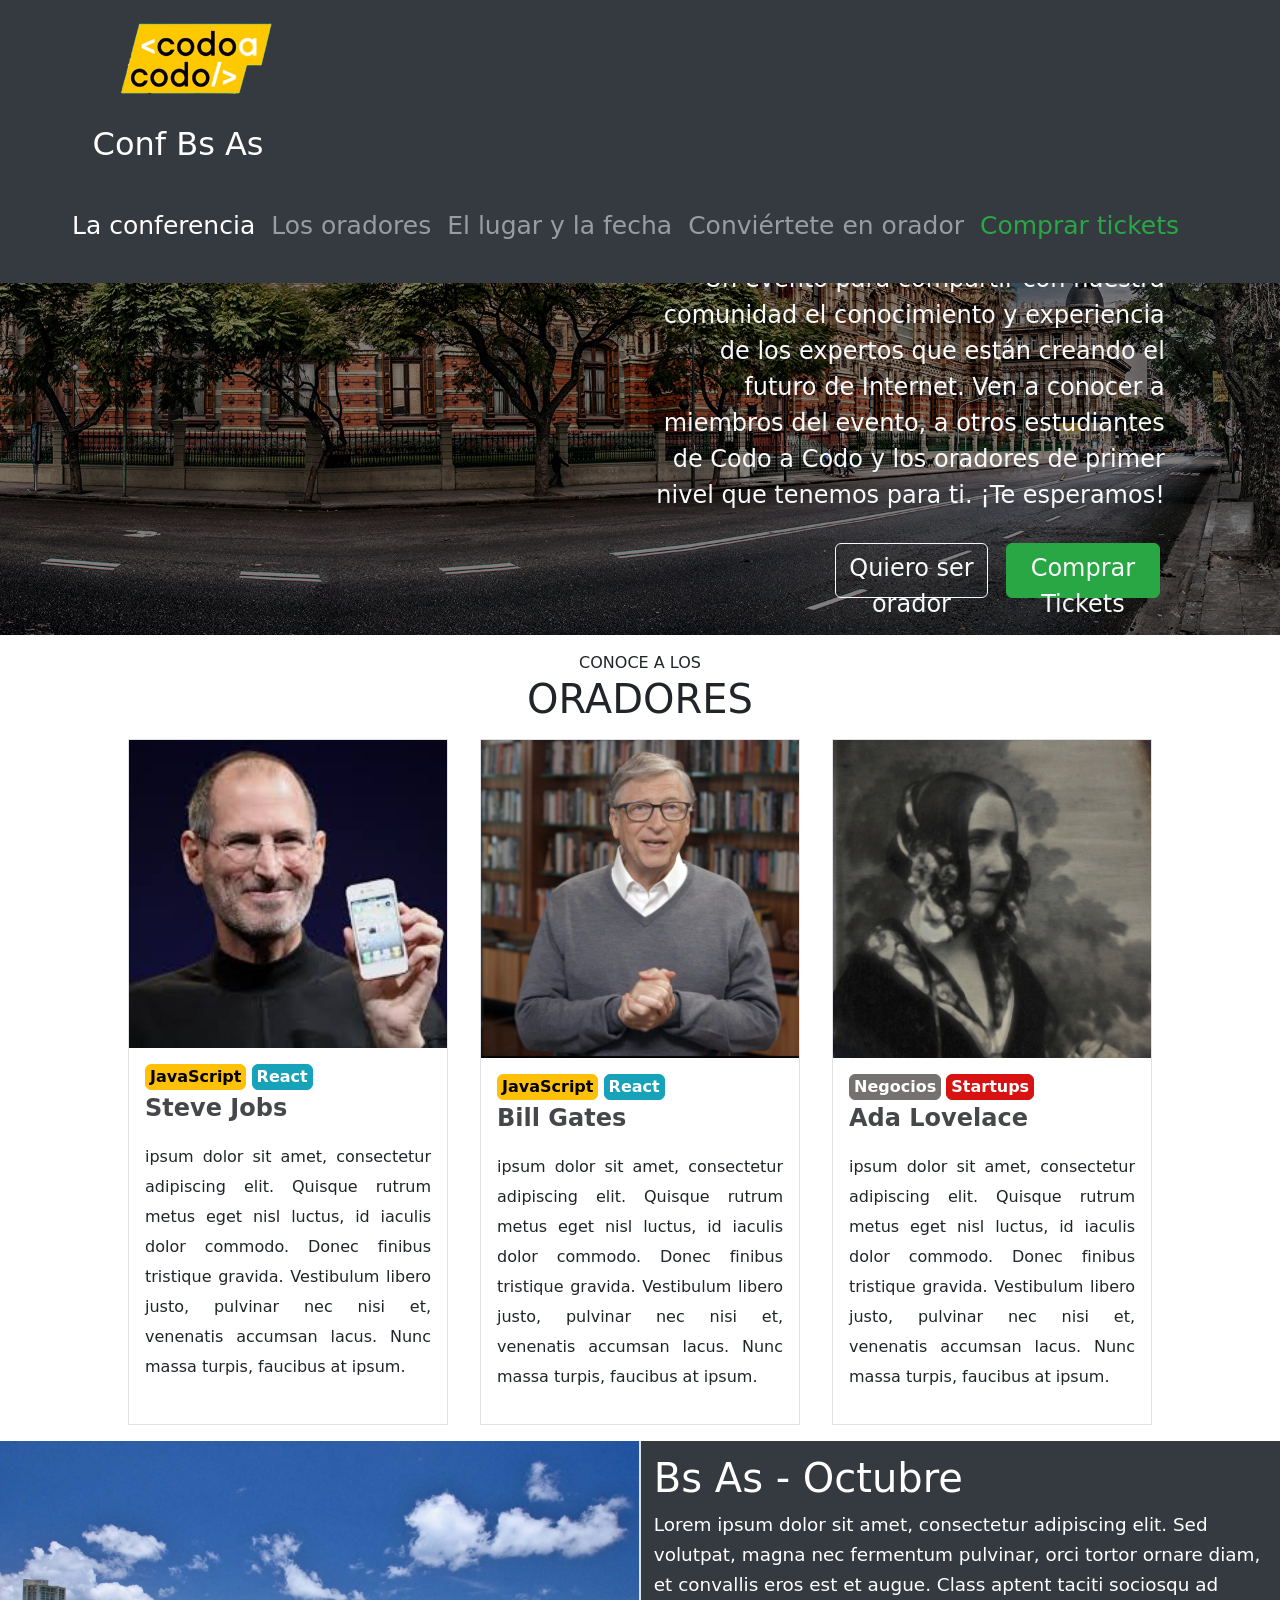
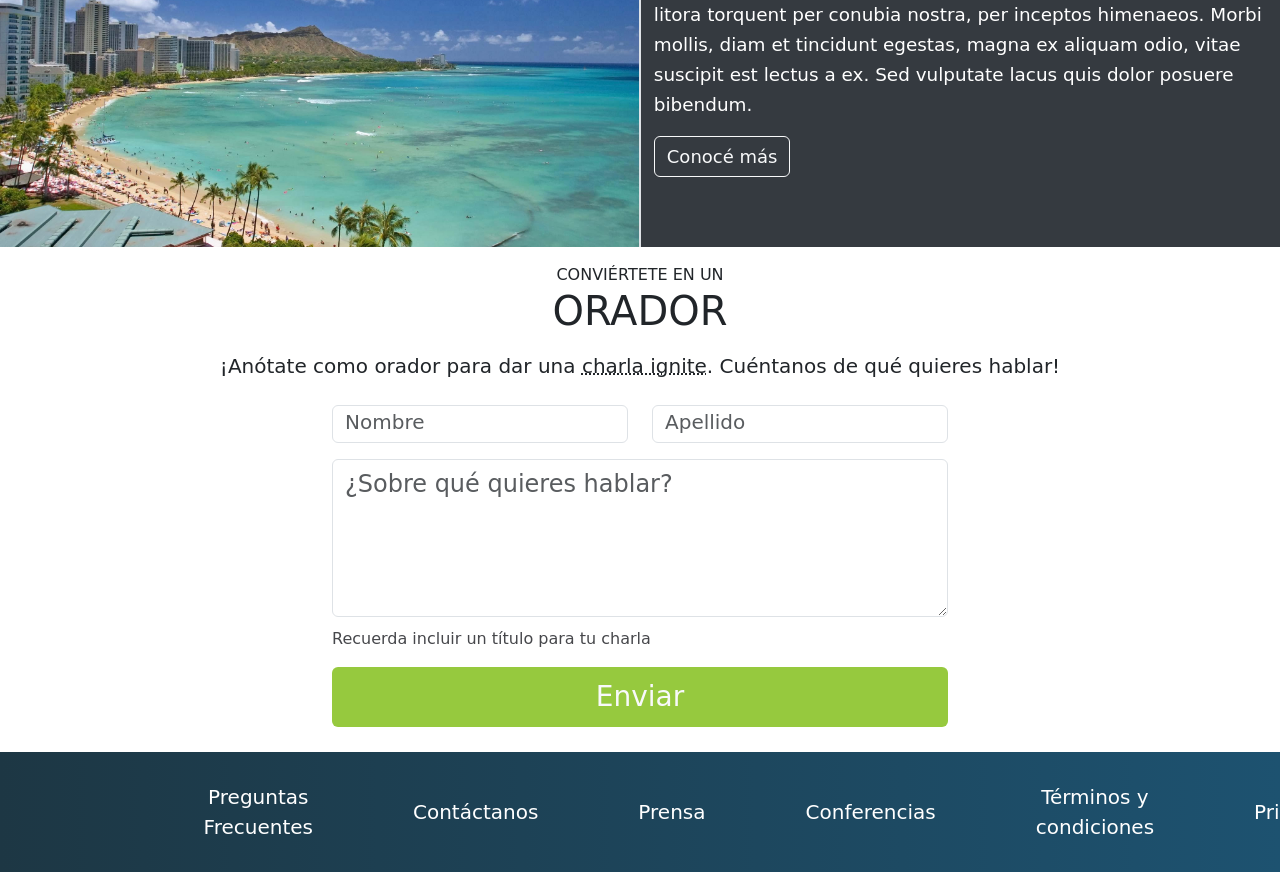
<file: index.html>
<!DOCTYPE html>
<html lang="es">
<head>
    <meta charset="UTF-8">
    <meta name="viewport" content="width=device-width, initial-scale=1.0">
    <title>Conf Bs As</title>
    <link href="https://cdn.jsdelivr.net/npm/bootstrap@5.3.2/dist/css/bootstrap.min.css" rel="stylesheet" integrity="sha384-T3c6CoIi6uLrA9TneNEoa7RxnatzjcDSCmG1MXxSR1GAsXEV/Dwwykc2MPK8M2HN" crossorigin="anonymous"> 
    <script src="https://cdn.jsdelivr.net/npm/bootstrap@5.3.2/dist/js/bootstrap.bundle.min.js" integrity="sha384-C6RzsynM9kWDrMNeT87bh95OGNyZPhcTNXj1NW7RuBCsyN/o0jlpcV8Qyq46cDfL" crossorigin="anonymous"></script>
    <link href="css/style.css" rel="stylesheet">
    
</head>
<body>

  
  
  <div class="container-fluid g-0">
    
    <div class="row w-100 m-0 barraNav">

      <div class="col-4">
        <div class="logo">
              <a href="index.html"><img src="img/codoacodo.png" height="120"></a>
              <a href="index.html" class="navbar-brand text-white fs-2">Conf Bs As</a>
            </div>
      </div>

      <div class="col-8 menu w-auto justify-content-center">
       
            <ul class="navbar-nav flex-row textoMenu">
              <li class="nav-item m-2"><a href="index.html" class="nav-link text-white">La conferencia</a></li>
              <li class="nav-item m-2"><a href="index.html#anclaOradores" class="nav-link text-white opacity-50">Los oradores</a></li>
              <li class="nav-item m-2"><a href="index.html#anclaLugarYfecha" class="nav-link text-white opacity-50">El lugar y la fecha</a></li>
              <li class="nav-item m-2"><a href="index.html#anclaSerOradore" class="nav-link text-white opacity-50">Conviértete en orador</a></li>
              <li class="nav-item m-2"><a href="tickets.html" class="nav-link" style="color: #29a744;">Comprar tickets</a></li>
            </ul>
          
      </div>

      
    </div>
    
    <div class="row gx-0">

        <div class="col-12 fotos">
            <div id="carouselSlidesOnly" class="carousel slide position-relative d-flex align-items-center justify-content-end" data-bs-ride="carousel">
                <div class="carousel-inner">
                  <div class="carousel-item active">
                    <img src="img/ba1.jpg" class="d-block w-100 opacidad" alt="Buenos Aires 1">
                  </div>
                  <div class="carousel-item">
                    <img src="img/ba2.jpg" class="d-block w-100 opacidad" alt="Buenos Aires 2">
                  </div>
                  <div class="carousel-item">
                    <img src="img/ba3.jpg" class="d-block w-100 opacidad" alt="Buenos Aires 3">
                  </div>
                </div>
                <div class="position-absolute text-end col-md-6 col-12 text-light TextoCarousel">
                  <div class="d-none d-md-block pt-5 mt-5">
                    <h1 class="tituloCarousel">
                      Conf Bs As
                    </h1>
                    <p>
                      Bs As llega por primera vez a Argentina. Un evento para compartir con
                      nuestra comunidad el conocimiento y experiencia de los expertos que
                      están creando el futuro de Internet. Ven a conocer a miembros del
                      evento, a otros estudiantes de Codo a Codo y los oradores de primer
                      nivel que tenemos para ti. ¡Te esperamos!
                    </p>
                  </div>
                  <div class="d-none d-sm-block d-md-none text-center mt-5">
                    <h1>
                      Conf Bs As
                    </h1>
                    <p>
                      Por primera vez a Argentina. Veni a conocer los miembros del
                      evento, estudiantes y oradores de primer
                      nivel que tenemos para ti. ¡Te esperamos!
                    </p>
                  </div>
                  <div class="d-block d-sm-none text-center mb-0 pb-0 mt-5">
                    <p class="mb-0 pt-3">
                      Conoce los miembros del
                      evento. ¡Te esperamos!
                    </p>
                  </div>
                  <div class="pt-1 d-grid gap-2 d-md-block">
                    <a class="btn btn-outline-light botonOrador" href="index.html#anclaSerOradore" role="button">Quiero ser orador</a>
                    <a class="btn btn-outline-light botonTickets" href="tickets.html" role="button">Comprar Tickets</a>
                  </div> 
                </div>
              </div>
        </div>
    </div>

    <a class="ancla" id="anclaOradores"></a>
    <div class="row justify-content-center mt-3 me-0 ms-0">

        <div class="col-auto">
            <p class="mb-0">CONOCE A LOS</p>
        </div>
    </div>

    <div class="row w-auto justify-content-center me-0 ms-0">

      <div class="col-auto h1 mb-0">
          <p class="mb-0">ORADORES</p>
      </div>
    </div>

    <div class="row justify-content-center g-0">

      <div class="col-3 border m-3" >
        <img src="img/steve.jpg" class="d-block w-100" alt="Steve Jobs">

      <div class="p-3">
        <button type="button" class="btn btn-warning p-1 m-0 lh-1"><div class="textoBoton">JavaScript</div></button>
        <button type="button" class="btn btn-info text-white p-1 m-0 lh-1 " style="background-color: #16a2b8; border-color: #16a2b8;"><div class="textoBoton">React</div></button>
        <p class="titulos">Steve Jobs</p>
        <p class="texto">ipsum dolor sit amet, consectetur adipiscing elit. Quisque rutrum metus eget nisl luctus, id iaculis dolor commodo. Donec finibus tristique gravida. Vestibulum libero justo, pulvinar nec nisi et, venenatis accumsan lacus. Nunc massa turpis, faucibus at ipsum.</p>
      </div>
      </div>

      <div class="col-3 border m-3">
        <img src="img/bill.jpg" class="d-block w-100" alt="Bill Gates">
        
        <div class="p-3">
          <button type="button" class="btn btn-warning p-1 m-0 lh-1"><div class="textoBoton">JavaScript</div></button>
          <button type="button" class="btn btn-info text-white p-1 m-0 lh-1 " style="background-color: #16a2b8; border-color: #16a2b8;"><div class="textoBoton">React</div></button>
          <p class="titulos">Bill Gates</p>
          <p class="texto">ipsum dolor sit amet, consectetur adipiscing elit. Quisque rutrum metus eget nisl luctus, id iaculis dolor commodo. Donec finibus tristique gravida. Vestibulum libero justo, pulvinar nec nisi et, venenatis accumsan lacus. Nunc massa turpis, faucibus at ipsum.</p>
        </div>

      </div>

      <div class="col-3 border m-3">
        <img src="img/ada.jpeg" class="d-block w-100" alt="Ada Lovelace">
        
        <div class="p-3">
          <button type="button" class="btn btn-warning text-white p-1 m-0 lh-1" style="background-color: #757171; border-color: #757171;"><div class="textoBoton">Negocios</div></button>
          <button type="button" class="btn btn-info text-white p-1 m-0 lh-1 " style="background-color: #d81111; border-color: #d81111;"><div class="textoBoton">Startups</div></button>
          <p class="titulos">Ada Lovelace</p>
          <p class="texto">ipsum dolor sit amet, consectetur adipiscing elit. Quisque rutrum metus eget nisl luctus, id iaculis dolor commodo. Donec finibus tristique gravida. Vestibulum libero justo, pulvinar nec nisi et, venenatis accumsan lacus. Nunc massa turpis, faucibus at ipsum.</p>
        </div>

      </div>

    </div>

    <a class="ancla" id="anclaLugarYfecha"></a>
    <div class="row g-0">

      <div class="col-6 border-end">
        <img src="img/honolulu.jpg" class="w-100">
      </div>

      <div class="col-6 text-white mb-0 border-start octubre" style="background-color: #353a40">
        <h1>Bs As - Octubre</h1>
        <p>Lorem ipsum dolor sit amet, consectetur adipiscing elit. Sed volutpat, magna nec fermentum pulvinar, orci tortor ornare diam, et convallis eros est et augue. Class aptent taciti sociosqu ad litora torquent per conubia nostra, per inceptos himenaeos. Morbi mollis, diam et tincidunt egestas, magna ex aliquam odio, vitae suscipit est lectus a ex. Sed vulputate lacus quis dolor posuere bibendum.</p>
        <button type="button" class="btn btn-outline-light botonLugar">Conocé más</button>
      </div>

      

    </div>

    <a class="ancla" id="anclaSerOradore"></a>
    <div class="row justify-content-center mt-3 me-0 ms-0">

      <div class="col-auto">
          <p class="mb-0">CONVIÉRTETE EN UN</p>
      </div>
  </div>

  <div class="row w-auto justify-content-center me-0 ms-0">

    <div class="col-auto h1 mb-0">
        <p class="mb-0">ORADOR</p>
    </div>
  </div>

  <div class="row justify-content-center mt-3 me-0 ms-0 anotateParaOrador">

    <div class="col-auto">
        <p class="mb-4">¡Anótate como orador para dar una <span class="charlaIgnite">charla ignite</span>. Cuéntanos de qué quieres hablar!</p>
    </div>

  </div>

  <div class="row justify-content-center m-0">

    <div class="col-3">
      <form>
        <div class="mb-3">
          <input type="text" class="form-control" id="inputNombre" aria-describedby="emailHelp" placeholder="Nombre">
       
        </div>
    </div>

    <div class="col-3">
      <form>
        <div class="mb-3">
          <input type="text" class="form-control" id="inputApellido" aria-describedby="emailHelp" placeholder="Apellido">
        </div>
    </div>
  
  </div>

  <div class="row justify-content-center m-0">

    <div class="col-6">
      <form>
        <div class="mb-3">
          <textarea class="form-control" id="inputQueHablar" placeholder="¿Sobre qué quieres hablar?" rows="4"></textarea>
          <p style="color: #46474b; margin-top: 10px;">Recuerda incluir un título para tu charla</p>
        </div>
    </div>

    <div class="row justify-content-center p-0">

      <div class="col-6">
        <button type="button" class="btn text-light botonEnviar">Enviar</button>
      </div>
    </div>

  </div>

  <div class="row m-0">
    <div class="col-8 menuInferior w-100">
       
      <ul class="navbar-nav flex-row textoMenuInferior align-items-center">
        <li class="nav-item linkInferior"><a href="#" class="nav-link text-white">Preguntas Frecuentes</a></li>
        <li class="nav-item linkInferior"><a href="#" class="nav-link text-white">Contáctanos</a></li>
        <li class="nav-item linkInferior"><a href="#" class="nav-link text-white">Prensa</a></li>
        <li class="nav-item linkInferior"><a href="#" class="nav-link text-white">Conferencias</a></li>
        <li class="nav-item linkInferior"><a href="#" class="nav-link text-white">Términos y condiciones</a></li>
        <li class="nav-item linkInferior"><a href="#" class="nav-link text-white">Privacidad</a></li>
        <li class="nav-item linkInferior"><a href="#" class="nav-link text-white">Estudiantes</a></li>
      </ul>
    
</div>
  </div>

</div>

</body> 
</html>
</file>
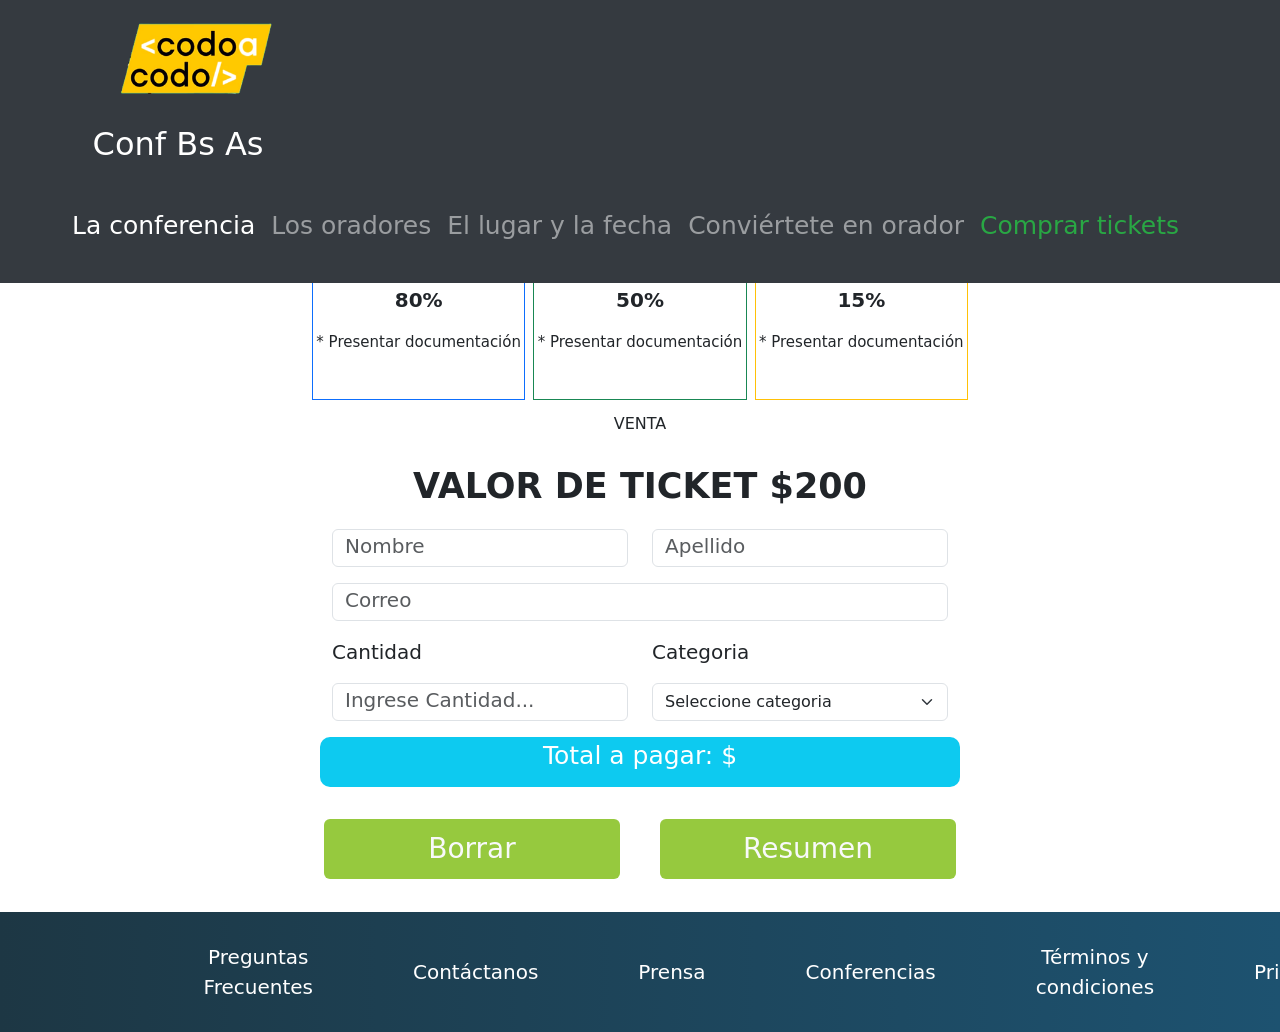
<file: tickets.html>
<!DOCTYPE html>
<html lang="es">
<head>
    <meta charset="UTF-8">
    <meta name="viewport" content="width=device-width, initial-scale=1.0">
    <title>Conf Bs As</title>
    <link href="https://cdn.jsdelivr.net/npm/bootstrap@5.3.2/dist/css/bootstrap.min.css" rel="stylesheet" integrity="sha384-T3c6CoIi6uLrA9TneNEoa7RxnatzjcDSCmG1MXxSR1GAsXEV/Dwwykc2MPK8M2HN" crossorigin="anonymous"> 
    <script src="https://cdn.jsdelivr.net/npm/bootstrap@5.3.2/dist/js/bootstrap.bundle.min.js" integrity="sha384-C6RzsynM9kWDrMNeT87bh95OGNyZPhcTNXj1NW7RuBCsyN/o0jlpcV8Qyq46cDfL" crossorigin="anonymous"></script>
    <link href="css/style.css" rel="stylesheet">
    
</head>
<body>

  
  
  <div class="container-fluid g-0">
    
    <div class="row w-100 m-0 barraNav">

      <div class="col-4">
        <div class="logo">
              <a href="index.html"><img src="img/codoacodo.png" height="120"></a>
              <a href="index.html" class="navbar-brand text-white fs-2">Conf Bs As</a>
            </div>
      </div>

      <div class="col-8 menu w-auto justify-content-center">
       
            <ul class="navbar-nav flex-row textoMenu">
              <li class="nav-item m-2"><a href="index.html" class="nav-link text-white">La conferencia</a></li>
              <li class="nav-item m-2"><a href="index.html#anclaOradores" class="nav-link text-white opacity-50">Los oradores</a></li>
              <li class="nav-item m-2"><a href="index.html#anclaLugarYfecha" class="nav-link text-white opacity-50">El lugar y la fecha</a></li>
              <li class="nav-item m-2"><a href="index.html#anclaSerOradore" class="nav-link text-white opacity-50">Conviértete en orador</a></li>
              <li class="nav-item m-2"><a href="" class="nav-link" style="color: #29a744;">Comprar tickets</a></li>
            </ul>
          
      </div>

      
     
    
    </div>
    
    <div class="row justify-content-center descuentos g-0">
      <div class="col-2 descuento border border-primary m-1">
        <p class="habilidad">Estudiante</p>
        <p class="tienenDescuento">Tienen un descuento</p>
        <p class="cantidadDescuento">80%</p>
        <p class="presentarDocumentacion">* Presentar documentación</p>
      </div>

      <div class="col-2 descuento border border-success m-1">
        <p class="habilidad">Trainee</p>
        <p class="tienenDescuento">Tienen un descuento</p>
        <p class="cantidadDescuento">50%</p>
        <p class="presentarDocumentacion">* Presentar documentación</p>      
      </div>

      <div class="col-2 descuento border border-warning m-1">
        <p class="habilidad">Junior</p>
        <p class="tienenDescuento">Tienen un descuento</p>
        <p class="cantidadDescuento">15%</p>
        <p class="presentarDocumentacion">* Presentar documentación</p>  
      </div>
    </div>

    <div class="row justify-content-center mt-2 me-0 ms-0">
      <div class="col-auto">
        <p>VENTA</p>
      </div>
    </div>

    <div class="row valorTicket justify-content-center mt-2 me-0 ms-0">
      <div class="col-auto">
        <p>VALOR DE TICKET $200</p>
      </div>
    </div>


    <div class="row justify-content-center mb-3 me-0 ms-0">
      <div class="col-3">
        <div>
          <input type="text" class="form-control" id="inputNombre" aria-describedby="emailHelp" placeholder="Nombre">
        </div>
      </div>

      <div class="col-3">
        <div>
          <input type="text" class="form-control" id="inputApellido" aria-describedby="emailHelp" placeholder="Apellido">
        </div>
      </div>

    </div>

    <div class="row justify-content-center mb-3 me-0 ms-0">
      <div class="col-6">
        <div>
          <input type="email" class="form-control" id="inputCorreo" aria-describedby="emailHelp" placeholder="Correo">
        </div>
      </div>
    </div>

    <div class="row justify-content-center me-0 ms-0">
      <div class="col-3">
        <p class="textoCantidad">Cantidad</p>
      </div>

      <div class="col-3">
        <p class="textoCategoria">Categoria</p>
      </div>
    </div>

    

    <div class="row justify-content-center mb-3 me-0 ms-0">
      <div class="col-3">
        <input type="number" class="form-control" id="inputCantidad" min="1" aria-describedby="emailHelp" placeholder="Ingrese Cantidad..." onkeydown="evitarNegativo(event)">
      </div>

      <div class="col-3">
        <select class="form-select" aria-label="Default select example" id="inputCategoria";>
          <option value="0">Seleccione categoria</option>
          <option value="1" id="estudiante">Estudiante</option>
          <option value="2" id="trainee">Trainee</option>
          <option value="3" id="junior">Junior</option>
        </select>
      </div>
    </div>

    <div class="row justify-content-center mb-4 justify-content-center me-0 ms-0">
      <div class="col-6 bg-info totalAPagar justify-content-center" id="pagoTotal">
        <p>Total a pagar: $</p>
      </div>
    </div>
    <div class="row justify-content-center me-0 ms-0 m-0">
      <div class="col-3 m-2">
        <button id="borrar" type="button" class="btn text-light botonBorrar">Borrar</button>
      </div>

      <div class="col-3 m-2">
        <button id="resumen" type="button" class="btn text-light botonResumen">Resumen</button>
      </div>
    </div>

  <div class="row m-0">
    <div class="col-8 menuInferior w-100">
       
      <ul class="navbar-nav flex-row textoMenuInferior align-items-center">
        <li class="nav-item linkInferior"><a href="#" class="nav-link text-white">Preguntas Frecuentes</a></li>
        <li class="nav-item linkInferior"><a href="#" class="nav-link text-white">Contáctanos</a></li>
        <li class="nav-item linkInferior"><a href="#" class="nav-link text-white">Prensa</a></li>
        <li class="nav-item linkInferior"><a href="#" class="nav-link text-white">Conferencias</a></li>
        <li class="nav-item linkInferior"><a href="#" class="nav-link text-white">Términos y condiciones</a></li>
        <li class="nav-item linkInferior"><a href="#" class="nav-link text-white">Privacidad</a></li>
        <li class="nav-item linkInferior"><a href="#" class="nav-link text-white">Estudiantes</a></li>
      </ul>
    
</div>
  </div>

</div>

<script src="js/index.js"></script>
</body> 
</html>
</file>
<file: css/style.css>
.barraNav{
    background-color: #353a40;
    position: fixed;
    top: 0;
    z-index: 5;
    
}

.ancla{
    display: block;
    position: relative;
    top: -120px;
    visibility: hidden;
}

.fotos{
    margin-top: -85px;
}

.opacidad{
    filter: brightness(50%);
}

.tituloCarousel{
    font-size: 2em;
    margin-bottom: 10px;
}

.TextoCarousel{
    font-weight: 400;
    font-size: 1.5em;
    margin-right: 9%;
    margin-top: 110px;
    padding-left: 10%;
   
}

.botonOrador{
    margin-top: 10px;
    width: 30%; 
    height: 55px;
    font-weight: 400;
    font-size: 1em;
}

.botonTickets{
    margin-top: 10px;
    width: 30%; 
    height: 55px;
    font-weight: 400;
    font-size: 1em;
    margin-right: 1%;
    margin-left: 2%;
    background-color: #29a744;
    border-color: #29a744 ;
    
}

.botonTickets:hover{
    margin-top: 10px;
    width: 30%; 
    height: 55px;
    font-weight: 400;
    font-size: 1em;
    margin-right: 1%;
    margin-left: 2%;
    background-color: #29a744;
    color: #ffffff;
    
}

.colorverde{
    background-color: rgb(38, 155, 54);
}

.texto{
    font-size: 1em;
    line-height: 30px;
    text-align: justify;
}

.textoBoton{
    font-weight: bold;
    
}

.titulos{
    font-size: 1.5em;
    font-weight: bold;
    color: #46474b;
}

.logo{
    margin-left: 20%;
}

.menu{
    display: flex;
    position: relative;
    right: -5%;
    padding: 0;
    margin: 0;
    font-size: 25px;
    font-weight: 400;
    height: 115px;
}

.textoMenu{
 align-items: center;
}

.octubre {
    padding: 1%;
    line-height: 30px;
    font-size: 1.15em;
    font-weight: 400;
    
}

.botonLugar{
    font-size: large;
}

.anotateParaOrador{
    font-size: 1.25em;
}


#inputNombre::placeholder{
    font-size: 1.25em;
}


#inputApellido::placeholder{
    font-size: 1.25em;
}

#inputQueHablar{
    font-size: 1.5em;
    color: #46474b;
}

.formulario{
    margin-top: 20px;
}

.botonEnviar{
    background-color: #96c93e;
    pointer-events:none;
    height: 60px;
    width: 100%;
    font-size: 1.75em;
    margin: 0;
    padding: 0;
}

.menuInferior{
    display: flex;
    position: relative;
    padding: 0;
    margin-top: 25px;
    font-size: 20px;
    font-weight: 400;
    height: 120px;
    background: -webkit-linear-gradient(0deg, #1d3744, #1d5270);
}

.textoMenuInferior{
    width: 100%;
    align-items: center;
    padding: 2%;
    margin-left: 10%;
    margin-right: 10%;
}

.linkInferior{
    margin: 50px;
    text-align: center;
}

.charlaIgnite{
    text-decoration: underline;
    text-decoration-style: dotted;
}















.descuentos{
    padding-top: 150px;
}

.descuento{
    text-align: center;
    padding-top: 30px;
    padding-bottom: 30px;
    padding-left: 0px;
    padding-right: 0px;
}

.habilidad{
    font-size: 25px;
    font-weight: bold;
}

.tienenDescuento{
    font-size: 20px;
}

.cantidadDescuento{
    font-size: 20px;
    font-weight: bold;
}

.presentarDocumentacion{
    font-size: 15px;
}

.textoCantidad{
    font-size: 20px;
}

.textoCategoria{
    font-size: 20px;
}

#inputNombre::placeholder{
    font-size: 1.25em;
}

#inputApellido::placeholder{
    font-size: 1.25em;
}

#inputCorreo::placeholder{
    font-size: 1.25em;
}

#inputCantidad::placeholder{
    font-size: 1.25em;
}

.botonResumen{
    background-color: #96c93e;
    height: 60px;
    width: 100%;
    font-size: 1.75em;
    margin: 0;
    padding: 0;
}

.botonResumen:hover{
    background-color: #96c93e;
    height: 60px;
    width: 100%;
    font-size: 1.75em;
    margin: 0;
    padding: 0;
}

.botonBorrar{
    background-color: #96c93e;
    height: 60px;
    width: 100%;
    font-size: 1.75em;
    margin: 0;
    padding: 0;
}

.botonBorrar:hover{
    background-color: #96c93e;
    height: 60px;
    width: 100%;
    font-size: 1.75em;
    margin: 0;
    padding: 0;
}

.totalAPagar{
    height: 50px;
    border-radius: 10px;
    color: #ffffff;
    font-size: 25px;
    text-align: center;
}

.valorTicket{
    font-size: 35px;
    font-weight: bold;
}
</file>
